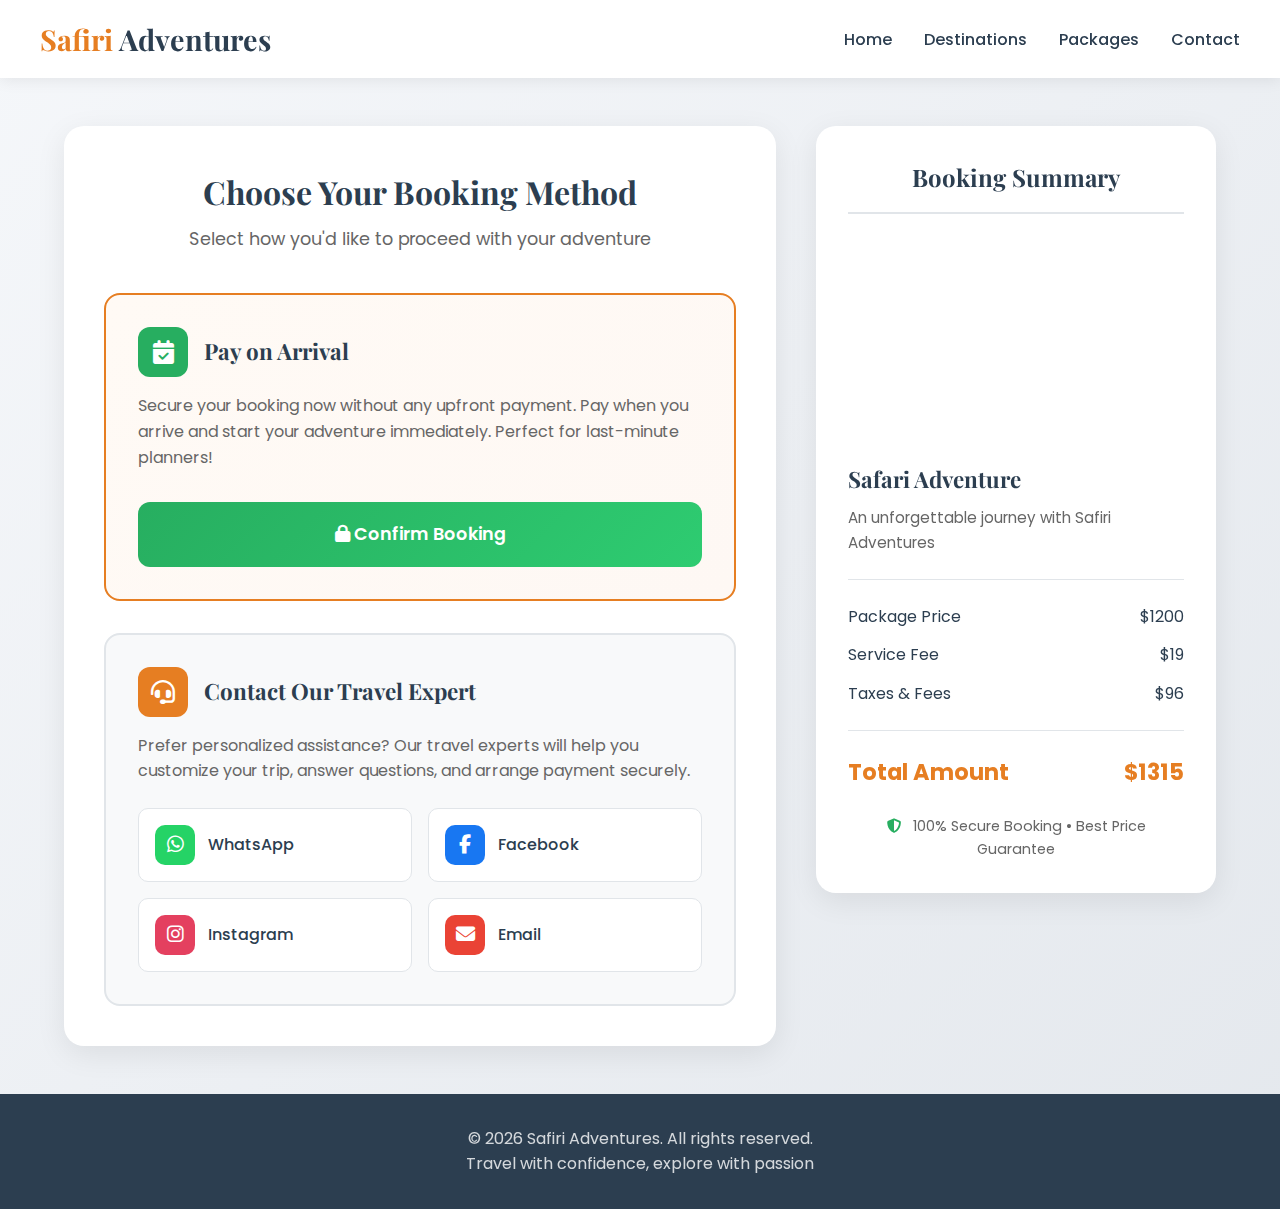
<file: booking.html>
<!DOCTYPE html>
<html lang="en">
<head>
  <meta charset="UTF-8" />
  <meta name="viewport" content="width=device-width, initial-scale=1.0" />
  <title>Book Your Adventure | Safiri Adventures</title>

  <!-- Fonts -->
  <link href="https://fonts.googleapis.com/css2?family=Playfair+Display:wght@400;500;600;700&family=Poppins:wght@300;400;500;600&display=swap" rel="stylesheet">
  <!-- Font Awesome -->
  <link rel="stylesheet" href="https://cdnjs.cloudflare.com/ajax/libs/font-awesome/6.4.0/css/all.min.css">

  <style>
    :root {
      --primary: #e67e22;
      --primary-dark: #d35400;
      --dark: #2c3e50;
      --light-bg: #f8f9fa;
      --border: #e1e5e9;
      --success: #27ae60;
      --whatsapp: #25D366;
      --facebook: #1877F2;
      --instagram: #E4405F;
      --email: #EA4335;
    }

    * {
      margin: 0;
      padding: 0;
      box-sizing: border-box;
    }

    body {
      background: linear-gradient(135deg, #f5f7fa 0%, #e4e8ed 100%);
      min-height: 100vh;
      font-family: 'Playfair Display', serif;
      color: var(--dark);
      line-height: 1.6;
    }

    /* ===== Header & Navigation ===== */
    .header {
      background: white;
      box-shadow: 0 2px 15px rgba(0, 0, 0, 0.08);
      padding: 1rem 2rem;
      position: sticky;
      top: 0;
      z-index: 1000;
    }

    .header-content {
      max-width: 1200px;
      margin: 0 auto;
      display: flex;
      justify-content: space-between;
      align-items: center;
    }

    .logo {
      display: flex;
      align-items: center;
      gap: 12px;
      text-decoration: none;
    }

    .logo-text {
      font-size: 1.8rem;
      font-weight: 700;
      color: var(--dark);
    }

    .logo-text span:first-child {
      color: var(--primary);
    }

    /* Mobile Menu Button */
    .menu-toggle {
      display: none;
      flex-direction: column;
      cursor: pointer;
      gap: 4px;
    }

    .menu-toggle span {
      width: 25px;
      height: 3px;
      background: var(--dark);
      transition: 0.3s;
    }

    .nav-links {
      display: flex;
      gap: 2rem;
      list-style: none;
      transition: all 0.3s ease;
    }

    .nav-links a {
      text-decoration: none;
      color: var(--dark);
      font-weight: 500;
      font-size: 1rem;
      transition: color 0.3s ease;
      font-family: 'Poppins', sans-serif;
      padding: 0.5rem 0;
      position: relative;
    }

    .nav-links a:hover {
      color: var(--primary);
    }

    .nav-links a::after {
      content: '';
      position: absolute;
      bottom: 0;
      left: 0;
      width: 0;
      height: 2px;
      background: var(--primary);
      transition: width 0.3s ease;
    }

    .nav-links a:hover::after {
      width: 100%;
    }

    /* ===== Main Container ===== */
    .container {
      max-width: 1200px;
      margin: 3rem auto;
      padding: 0 1.5rem;
      display: grid;
      grid-template-columns: 1fr 400px;
      gap: 2.5rem;
    }

    /* ===== Payment Options Section ===== */
    .payment-section {
      background: white;
      border-radius: 20px;
      padding: 2.5rem;
      box-shadow: 0 8px 30px rgba(0, 0, 0, 0.08);
    }

    .section-title {
      font-size: 2rem;
      font-weight: 700;
      margin-bottom: 0.5rem;
      color: var(--dark);
      text-align: center;
    }

    .section-subtitle {
      color: #666;
      margin-bottom: 2.5rem;
      font-family: 'Poppins', sans-serif;
      font-size: 1.1rem;
      text-align: center;
    }

    /* Payment Option Cards */
    .payment-options {
      display: grid;
      gap: 2rem;
    }

    .payment-option {
      background: #f8f9fa;
      border: 2px solid var(--border);
      border-radius: 16px;
      padding: 2rem;
      transition: all 0.3s ease;
      cursor: pointer;
    }

    .payment-option:hover {
      border-color: var(--primary);
      transform: translateY(-5px);
      box-shadow: 0 10px 25px rgba(230, 126, 34, 0.1);
    }

    .payment-option.active {
      border-color: var(--primary);
      background: linear-gradient(135deg, #fffaf5 0%, #fef8f4 100%);
    }

    .option-header {
      display: flex;
      align-items: center;
      gap: 1rem;
      margin-bottom: 1rem;
    }

    .option-icon {
      width: 50px;
      height: 50px;
      border-radius: 12px;
      display: flex;
      align-items: center;
      justify-content: center;
      font-size: 1.5rem;
      color: white;
    }

    .icon-arrival {
      background: var(--success);
    }

    .icon-agent {
      background: var(--primary);
    }

    .option-title {
      font-size: 1.4rem;
      font-weight: 700;
      color: var(--dark);
    }

    .option-description {
      color: #666;
      margin-bottom: 1.5rem;
      font-family: 'Poppins', sans-serif;
    }

    /* Contact Agent Styles */
    .contact-methods {
      display: grid;
      grid-template-columns: repeat(2, 1fr);
      gap: 1rem;
      margin-top: 1.5rem;
    }

    .contact-method {
      display: flex;
      align-items: center;
      gap: 0.8rem;
      padding: 1rem;
      background: white;
      border-radius: 10px;
      text-decoration: none;
      color: var(--dark);
      transition: all 0.3s ease;
      border: 1px solid var(--border);
    }

    .contact-method:hover {
      transform: translateY(-2px);
      box-shadow: 0 5px 15px rgba(0, 0, 0, 0.1);
    }

    .contact-method.whatsapp:hover {
      border-color: var(--whatsapp);
      color: var(--whatsapp);
    }

    .contact-method.facebook:hover {
      border-color: var(--facebook);
      color: var(--facebook);
    }

    .contact-method.instagram:hover {
      border-color: var(--instagram);
      color: var(--instagram);
    }

    .contact-method.email:hover {
      border-color: var(--email);
      color: var(--email);
    }

    .contact-icon {
      width: 40px;
      height: 40px;
      border-radius: 10px;
      display: flex;
      align-items: center;
      justify-content: center;
      font-size: 1.2rem;
      color: white;
    }

    .icon-whatsapp { background: var(--whatsapp); }
    .icon-facebook { background: var(--facebook); }
    .icon-instagram { background: var(--instagram); }
    .icon-email { background: var(--email); }

    .contact-text {
      font-family: 'Poppins', sans-serif;
      font-weight: 500;
    }

    /* Action Buttons */
    .action-buttons {
      margin-top: 2rem;
      display: flex;
      gap: 1rem;
    }

    .confirm-button {
      flex: 1;
      background: linear-gradient(135deg, var(--success) 0%, #2ecc71 100%);
      color: white;
      border: none;
      padding: 1.2rem 2rem;
      font-size: 1.1rem;
      font-weight: 600;
      border-radius: 12px;
      cursor: pointer;
      transition: all 0.3s ease;
      font-family: 'Poppins', sans-serif;
    }

    .confirm-button:hover {
      transform: translateY(-2px);
      box-shadow: 0 8px 20px rgba(46, 204, 113, 0.3);
    }

    /* ===== Booking Summary ===== */
    .summary-section {
      background: white;
      border-radius: 20px;
      padding: 2rem;
      box-shadow: 0 8px 30px rgba(0, 0, 0, 0.08);
      height: fit-content;
      position: sticky;
      top: 2rem;
    }

    .summary-title {
      font-size: 1.5rem;
      font-weight: 700;
      margin-bottom: 1.5rem;
      padding-bottom: 1rem;
      border-bottom: 2px solid var(--border);
      text-align: center;
    }

    .booking-image {
      width: 100%;
      height: 200px;
      border-radius: 12px;
      background-size: cover;
      background-position: center;
      margin-bottom: 1.5rem;
    }

    .booking-details h3 {
      font-size: 1.4rem;
      font-weight: 700;
      margin-bottom: 0.5rem;
      color: var(--dark);
    }

    .booking-description {
      color: #666;
      margin-bottom: 1.5rem;
      font-family: 'Poppins', sans-serif;
      font-size: 0.95rem;
    }

    .price-breakdown {
      border-top: 1px solid var(--border);
      border-bottom: 1px solid var(--border);
      padding: 1.5rem 0;
      margin: 1.5rem 0;
    }

    .price-row {
      display: flex;
      justify-content: space-between;
      margin-bottom: 0.8rem;
      font-family: 'Poppins', sans-serif;
    }

    .price-row:last-child {
      margin-bottom: 0;
    }

    .price-total {
      font-size: 1.4rem;
      font-weight: 700;
      color: var(--primary);
    }

    .security-notice {
      text-align: center;
      margin-top: 1.5rem;
      font-size: 0.9rem;
      color: #666;
      font-family: 'Poppins', sans-serif;
    }

    .security-notice i {
      color: var(--success);
      margin-right: 0.5rem;
    }

    /* ===== Footer ===== */
    .footer {
      background: var(--dark);
      color: white;
      text-align: center;
      padding: 2rem 1rem;
      margin-top: 3rem;
    }

    .footer-content {
      max-width: 1200px;
      margin: 0 auto;
    }

    .footer p {
      font-family: 'Poppins', sans-serif;
      opacity: 0.8;
    }

    /* ===== Mobile Responsive ===== */
    @media (max-width: 968px) {
      .container {
        grid-template-columns: 1fr;
        gap: 1.5rem;
      }

      .summary-section {
        position: static;
        order: -1;
      }

      .contact-methods {
        grid-template-columns: 1fr;
      }
    }

    @media (max-width: 768px) {
      .header {
        padding: 1rem;
      }

      .menu-toggle {
        display: flex;
      }

      .nav-links {
        position: fixed;
        top: 70px;
        left: -100%;
        width: 100%;
        height: calc(100vh - 70px);
        background: white;
        flex-direction: column;
        align-items: center;
        justify-content: flex-start;
        padding-top: 2rem;
        gap: 0;
        box-shadow: 0 5px 15px rgba(0, 0, 0, 0.1);
      }

      .nav-links.active {
        left: 0;
      }

      .nav-links li {
        width: 100%;
        text-align: center;
      }

      .nav-links a {
        display: block;
        padding: 1.2rem;
        border-bottom: 1px solid var(--border);
        width: 100%;
      }

      .nav-links a::after {
        display: none;
      }

      .container {
        margin: 1.5rem auto;
        padding: 0 1rem;
      }

      .payment-section, .summary-section {
        padding: 1.5rem;
      }

      .section-title {
        font-size: 1.7rem;
      }

      .option-header {
        flex-direction: column;
        text-align: center;
        gap: 0.8rem;
      }

      .action-buttons {
        flex-direction: column;
      }
    }

    @media (max-width: 480px) {
      .payment-section, .summary-section {
        padding: 1.2rem;
      }

      .section-title {
        font-size: 1.5rem;
      }

      .payment-option {
        padding: 1.5rem;
      }

      .contact-methods {
        grid-template-columns: 1fr;
      }
    }
  </style>
</head>
<body>

  <!-- ===== Header ===== -->
  <header class="header">
    <div class="header-content">
      <a href="index.html" class="logo">
        <div class="logo-text">
          <span>Safiri</span> Adventures
        </div>
      </a>

      <!-- Mobile Menu Toggle -->
      <div class="menu-toggle" id="menuToggle">
        <span></span>
        <span></span>
        <span></span>
      </div>

      <ul class="nav-links" id="navLinks">
        <li><a href="index.html">Home</a></li>
        <li><a href="#">Destinations</a></li>
        <li><a href="#">Packages</a></li>
        <li><a href="#">Contact</a></li>
      </ul>
    </div>
  </header>

  <!-- ===== Main Content ===== -->
  <div class="container">
    <!-- Payment Options Section -->
    <section class="payment-section">
      <h1 class="section-title">Choose Your Booking Method</h1>
      <p class="section-subtitle">Select how you'd like to proceed with your adventure</p>

      <div class="payment-options">
        <!-- Pay on Arrival Option -->
        <div class="payment-option active" id="payOnArrivalOption">
          <div class="option-header">
            <div class="option-icon icon-arrival">
              <i class="fas fa-calendar-check"></i>
            </div>
            <h3 class="option-title">Pay on Arrival</h3>
          </div>
          <p class="option-description">
            Secure your booking now without any upfront payment. Pay when you arrive and start your adventure immediately. Perfect for last-minute planners!
          </p>
          <div class="action-buttons">
            <button class="confirm-button" id="confirmBookingBtn">
              <i class="fas fa-lock"></i> Confirm Booking
            </button>
          </div>
        </div>

        <!-- Contact Agent Option -->
        <div class="payment-option" id="contactAgentOption">
          <div class="option-header">
            <div class="option-icon icon-agent">
              <i class="fas fa-headset"></i>
            </div>
            <h3 class="option-title">Contact Our Travel Expert</h3>
          </div>
          <p class="option-description">
            Prefer personalized assistance? Our travel experts will help you customize your trip, answer questions, and arrange payment securely.
          </p>
          
          <div class="contact-methods">
            <a href="https://wa.me/254700497619?text=Hi%20Safiri%20Adventures!%20I'm%20interested%20in%20booking%20a%20trip." 
               class="contact-method whatsapp" target="_blank">
              <div class="contact-icon icon-whatsapp">
                <i class="fab fa-whatsapp"></i>
              </div>
              <span class="contact-text">WhatsApp</span>
            </a>
            
            <a href="https://facebook.com/safiriadventures" 
               class="contact-method facebook" target="_blank">
              <div class="contact-icon icon-facebook">
                <i class="fab fa-facebook-f"></i>
              </div>
              <span class="contact-text">Facebook</span>
            </a>
            
            <a href="https://instagram.com/safiriadventures" 
               class="contact-method instagram" target="_blank">
              <div class="contact-icon icon-instagram">
                <i class="fab fa-instagram"></i>
              </div>
              <span class="contact-text">Instagram</span>
            </a>
            
            <a href="mailto:contact@safiriadventures.com?subject=Booking%20Inquiry&body=Hello%20Safiri%20Adventures,%20I'd%20like%20to%20book%20a%20trip." 
               class="contact-method email" target="_blank">
              <div class="contact-icon icon-email">
                <i class="fas fa-envelope"></i>
              </div>
              <span class="contact-text">Email</span>
            </a>
          </div>
        </div>
      </div>
    </section>

    <!-- Booking Summary Section -->
    <section class="summary-section">
      <h2 class="summary-title">Booking Summary</h2>
      
      <div class="booking-image" id="itemImage"></div>
      
      <div class="booking-details">
        <h3 id="itemName">Loading your adventure...</h3>
        <p class="booking-description" id="itemDescription">
          Preparing your exclusive travel experience
        </p>
      </div>

      <div class="price-breakdown">
        <div class="price-row">
          <span>Package Price</span>
          <span id="basePrice">$0</span>
        </div>
        <div class="price-row">
          <span>Service Fee</span>
          <span>$19</span>
        </div>
        <div class="price-row">
          <span>Taxes & Fees</span>
          <span id="taxes">$0</span>
        </div>
      </div>

      <div class="price-row price-total">
        <span>Total Amount</span>
        <span id="totalPrice">$0</span>
      </div>

      <div class="security-notice">
        <i class="fas fa-shield-alt"></i> 100% Secure Booking • Best Price Guarantee
      </div>
    </section>
  </div>

  <!-- ===== Footer ===== -->
  <footer class="footer">
    <div class="footer-content">
      <p>&copy; <span id="year"></span> Safiri Adventures. All rights reserved.</p>
      <p>Travel with confidence, explore with passion</p>
    </div>
  </footer>

  <script>
    // Set current year
    document.getElementById('year').textContent = new Date().getFullYear();

    // Mobile Menu Toggle
    const menuToggle = document.getElementById('menuToggle');
    const navLinks = document.getElementById('navLinks');

    menuToggle.addEventListener('click', () => {
      navLinks.classList.toggle('active');
      menuToggle.classList.toggle('active');
    });

    // Close mobile menu when clicking on a link
    document.querySelectorAll('.nav-links a').forEach(link => {
      link.addEventListener('click', () => {
        navLinks.classList.remove('active');
      });
    });

    // Get URL parameters
    const params = new URLSearchParams(window.location.search);
    const item = params.get('item') || 'Safari Adventure';
    const price = params.get('price') || '1200';
    const image = params.get('image');
    const desc = params.get('desc') || 'An unforgettable journey with Safiri Adventures';

    // Calculate prices
    const basePrice = parseInt(price);
    const serviceFee = 19;
    const taxes = Math.round(basePrice * 0.08);
    const totalPrice = basePrice + serviceFee + taxes;

    // Update DOM
    document.getElementById('itemName').textContent = item;
    document.getElementById('itemDescription').textContent = desc;
    document.getElementById('basePrice').textContent = `$${basePrice}`;
    document.getElementById('taxes').textContent = `$${taxes}`;
    document.getElementById('totalPrice').textContent = `$${totalPrice}`;

    // Set image
    const imgDiv = document.getElementById('itemImage');
    if (image) {
      imgDiv.style.backgroundImage = `url('${decodeURIComponent(image)}')`;
    } else {
      imgDiv.style.backgroundImage = "url('https://images.unsplash.com/photo-1507525428034-b723cf961d3e?auto=format&fit=crop&w=800&q=60')";
    }

    // Payment option selection
    const payOnArrivalOption = document.getElementById('payOnArrivalOption');
    const contactAgentOption = document.getElementById('contactAgentOption');

    [payOnArrivalOption, contactAgentOption].forEach(option => {
      option.addEventListener('click', () => {
        // Remove active class from all options
        [payOnArrivalOption, contactAgentOption].forEach(opt => {
          opt.classList.remove('active');
        });
        // Add active class to clicked option
        option.classList.add('active');
      });
    });

    // Confirm Booking Button
    document.getElementById('confirmBookingBtn').addEventListener('click', function() {
      const button = this;
      const originalText = button.innerHTML;
      
      // Show processing state
      button.innerHTML = '<i class="fas fa-spinner fa-spin"></i> Processing...';
      button.disabled = true;

      // Simulate booking processing
      setTimeout(() => {
        button.innerHTML = '<i class="fas fa-check"></i> Booking Confirmed!';
        button.style.background = 'linear-gradient(135deg, #27ae60 0%, #2ecc71 100%)';
        
        // Show success message
        setTimeout(() => {
          alert(`🎉 Booking Confirmed!\n\nYour ${item} adventure has been reserved!\n\nYou will receive a confirmation email shortly. Please bring your ID and this confirmation when you arrive.\n\nTotal due on arrival: $${totalPrice}`);
        }, 500);
      }, 2000);
    });

    // Add smooth animations
    document.addEventListener('DOMContentLoaded', () => {
      const elements = document.querySelectorAll('.payment-option, .summary-section');
      elements.forEach((el, index) => {
        el.style.opacity = '0';
        el.style.transform = 'translateY(20px)';
        setTimeout(() => {
          el.style.transition = 'all 0.6s ease';
          el.style.opacity = '1';
          el.style.transform = 'translateY(0)';
        }, index * 200);
      });
    });
  </script>
</body>
</html>
</file>
